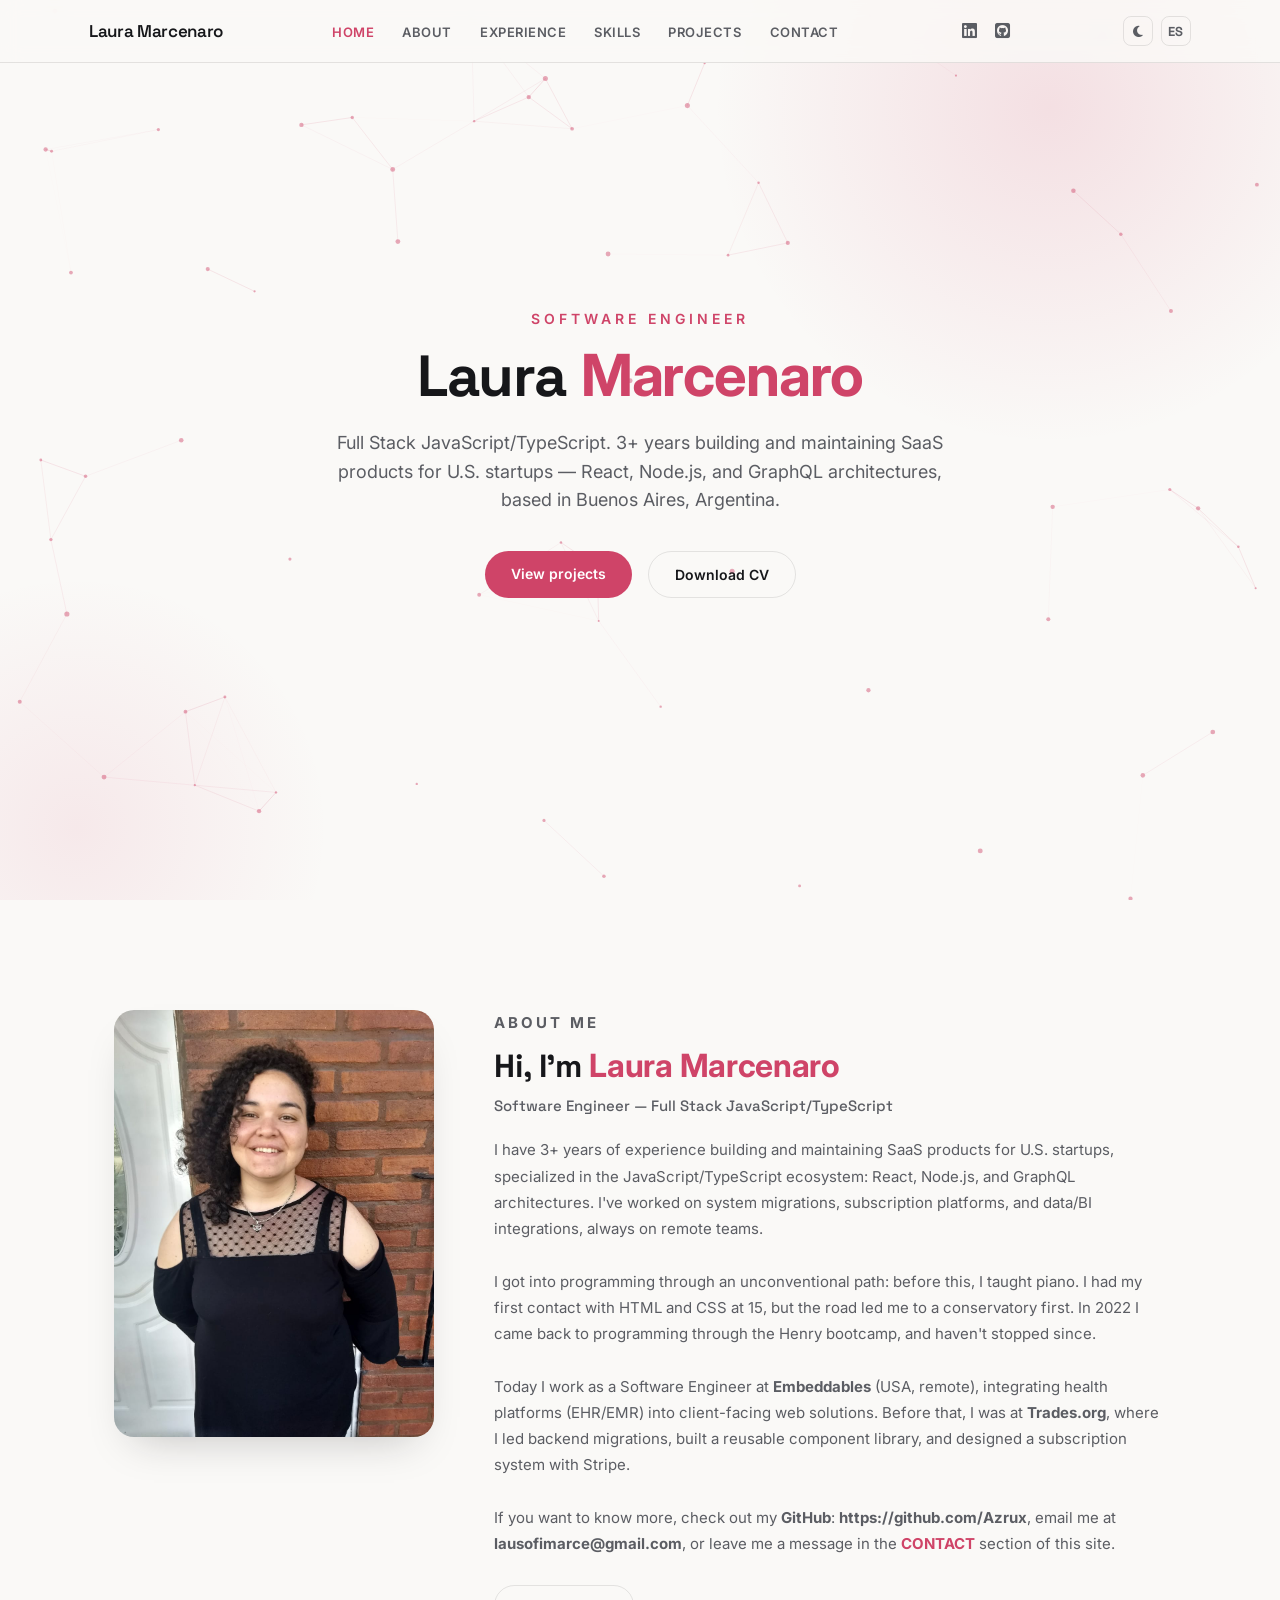
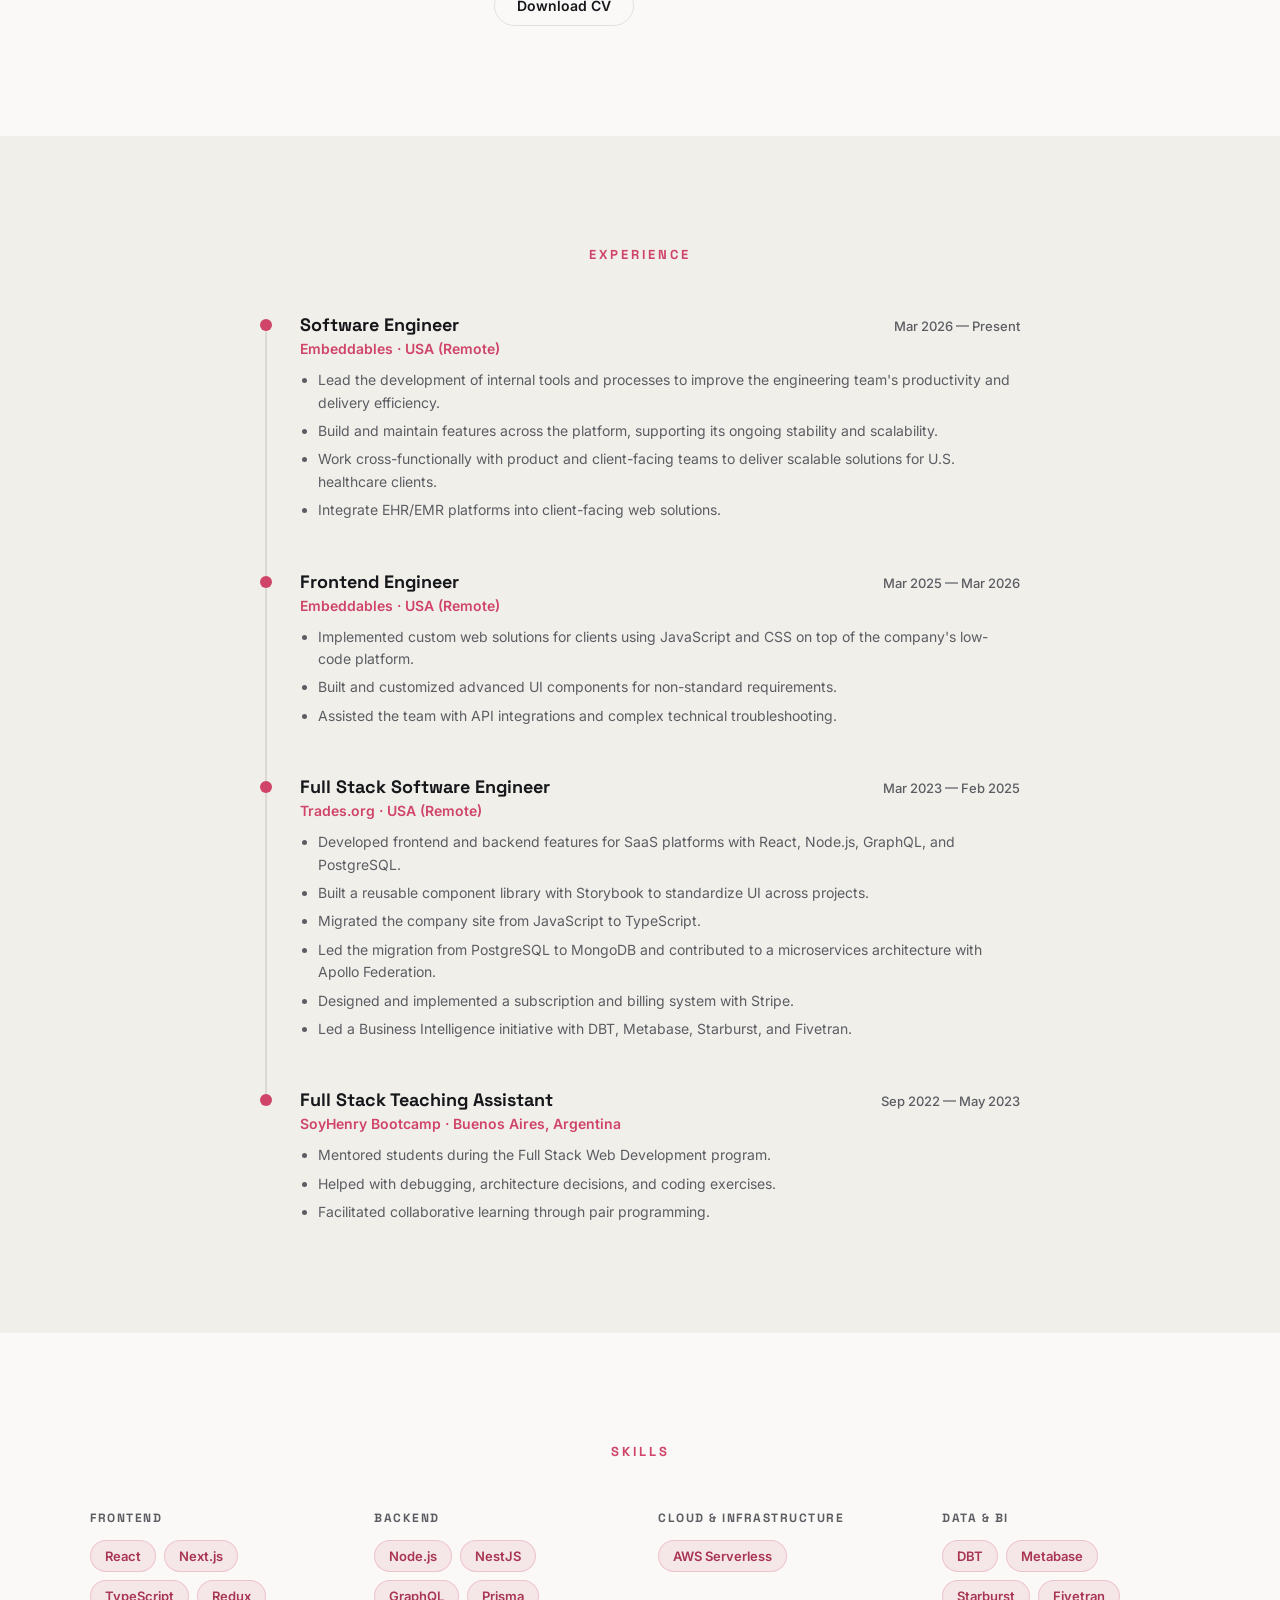
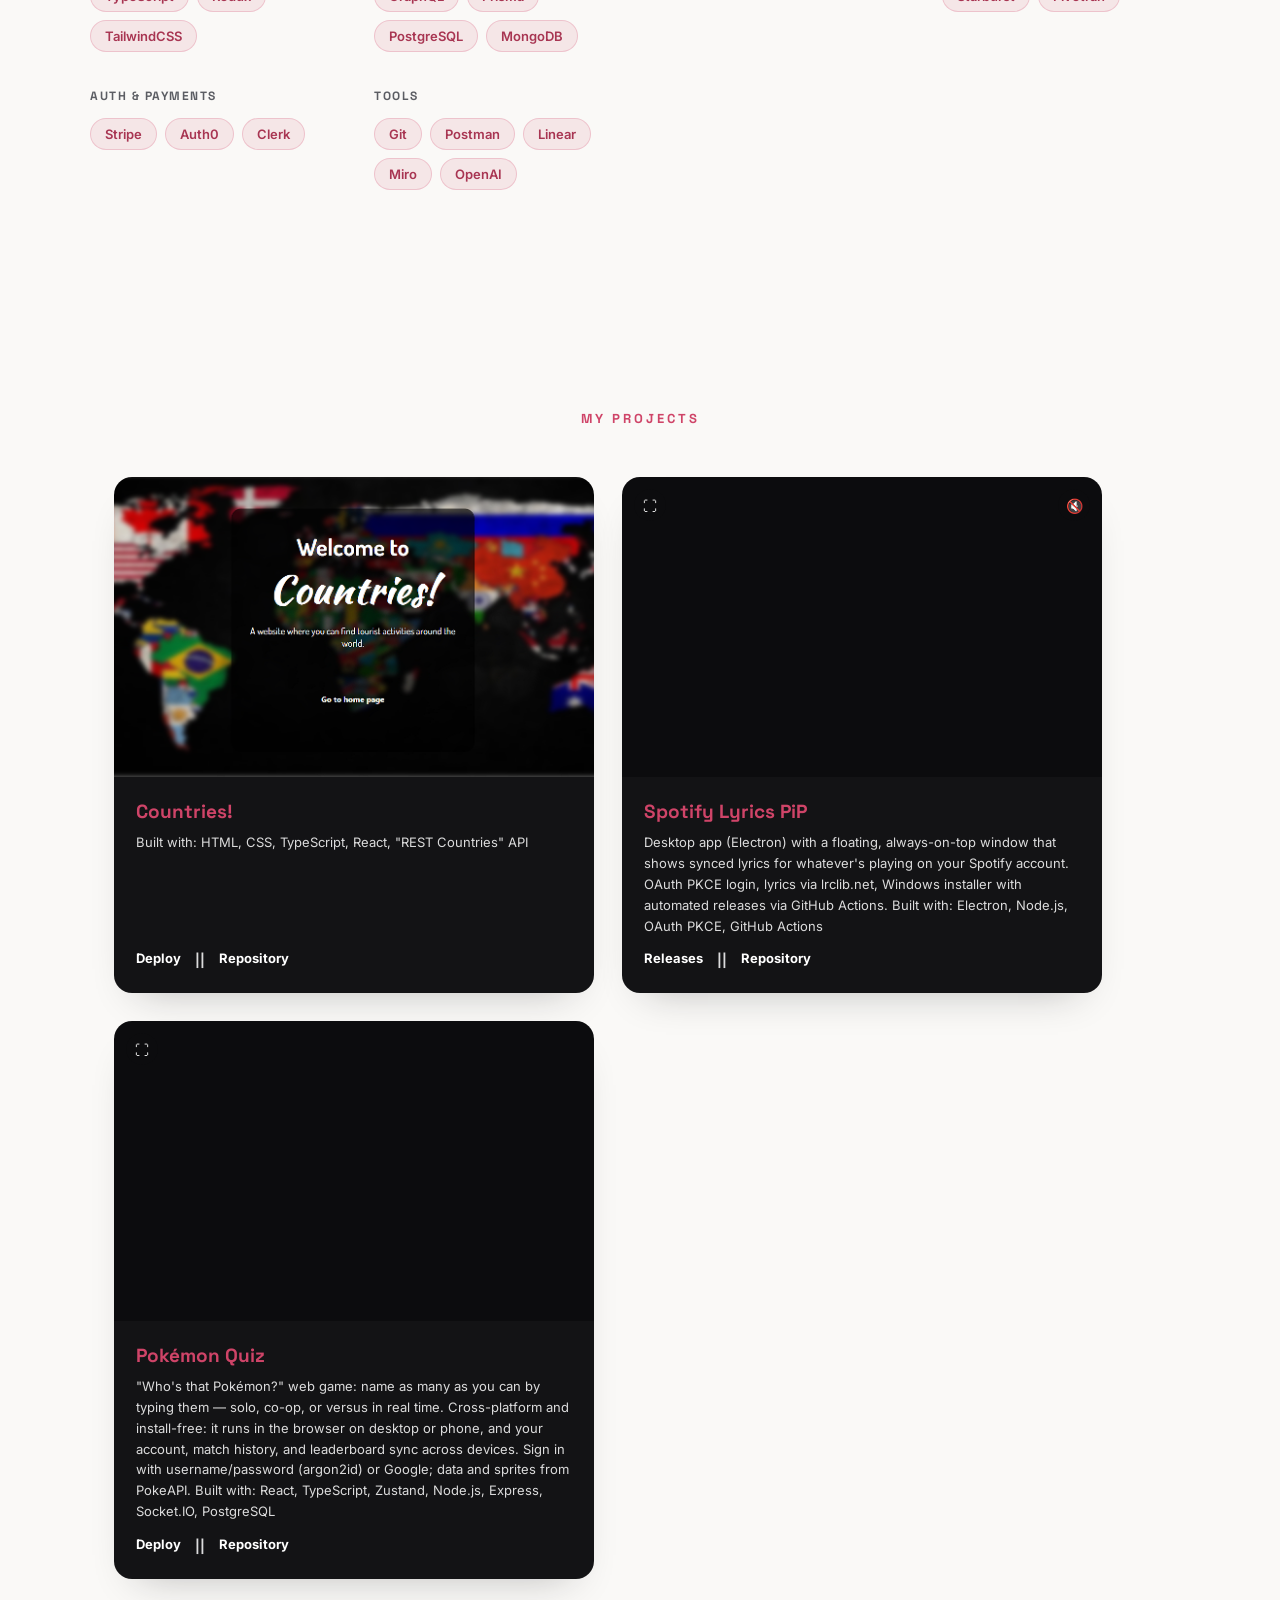
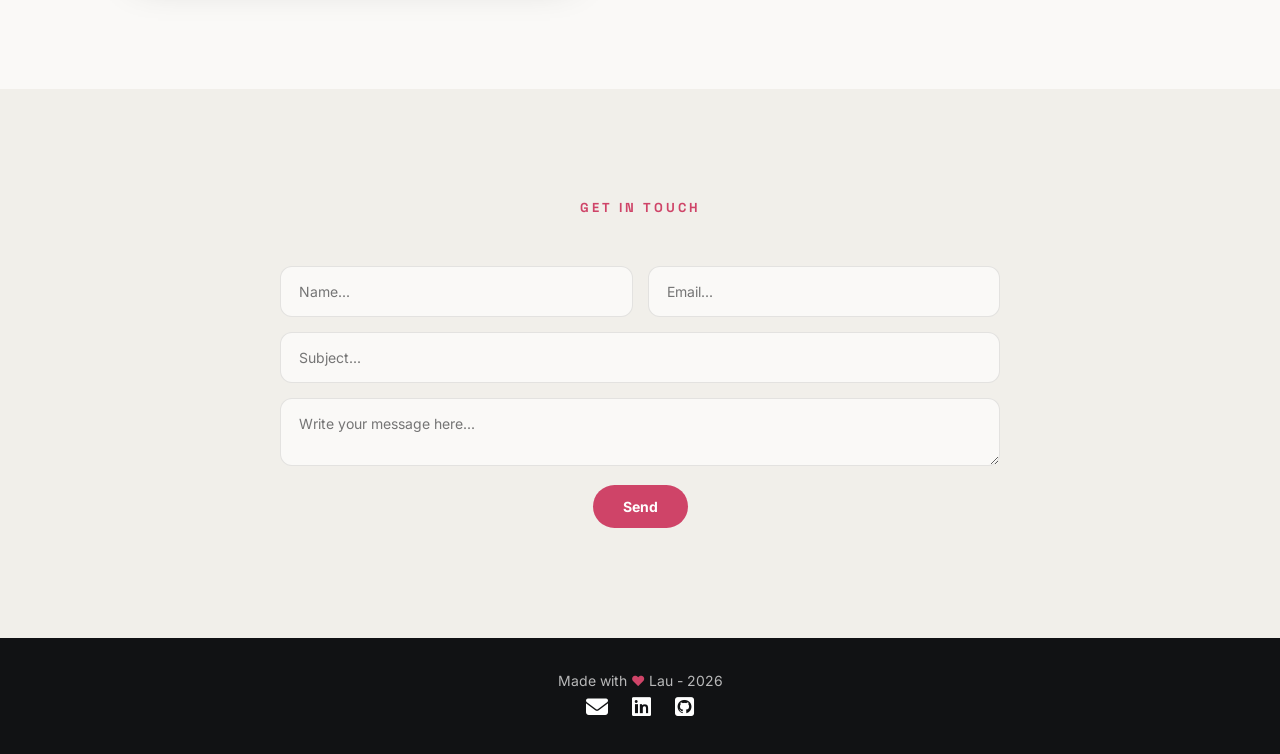
<file: index.html>
<!DOCTYPE html>
<html lang="es" data-theme="light">
<head>
    <meta charset="UTF-8">
    <meta http-equiv="X-UA-Compatible" content="IE=edge">
    <meta name="viewport" content="width=device-width, initial-scale=1.0, user-scalable=no">
    <meta name="description" content="Laura Marcenaro — Software Engineer Full Stack JavaScript/TypeScript. React, Node.js, GraphQL. Buenos Aires, Argentina.">
    <script>
      // Applied before first paint to avoid a flash of the wrong theme/language.
      (function () {
        var theme = localStorage.getItem('theme') ||
          (window.matchMedia && window.matchMedia('(prefers-color-scheme: dark)').matches ? 'dark' : 'light');
        document.documentElement.setAttribute('data-theme', theme);

        var lang = localStorage.getItem('lang') ||
          (navigator.language && navigator.language.toLowerCase().startsWith('es') ? 'es' : 'en');
        document.documentElement.setAttribute('lang', lang);
      })();
    </script>
    <link rel="preconnect" href="https://fonts.googleapis.com">
    <link rel="preconnect" href="https://fonts.gstatic.com" crossorigin>
    <link href="https://fonts.googleapis.com/css2?family=Space+Grotesk:wght@500;600;700&family=Inter:wght@400;500;600;700&display=swap" rel="stylesheet">
    <link rel="stylesheet" href="https://cdnjs.cloudflare.com/ajax/libs/font-awesome/6.2.1/css/all.min.css" integrity="sha512-MV7K8+y+gLIBoVD59lQIYicR65iaqukzvf/nwasF0nqhPay5w/9lJmVM2hMDcnK1OnMGCdVK+iQrJ7lzPJQd1w==" crossorigin="anonymous" referrerpolicy="no-referrer" />
    <link rel="stylesheet" href="./style.css">
    <title>Laura Marcenaro — Software Engineer</title>
    <link rel="icon" type="image/x-icon" href="assets/code-solid.svg">
</head>
<body>

  <!-- INITIAL SECTION -->
  <section id="home">
    <canvas id="hero-canvas"></canvas>
    <div class="content">
      <header>
        <div class='content-header'>
          <a href="#home" class="logo">Laura Marcenaro</a>
          <nav id="nav" class="">
            <ul id="links">
              <li><a href='#home' class="selected" onclick="selected(this)" data-i18n="nav.home">INICIO</a></li>
              <li><a href='#about' onclick="selected(this)" data-i18n="nav.about">SOBRE MÍ</a></li>
              <li><a href='#experience' onclick="selected(this)" data-i18n="nav.experience">EXPERIENCIA</a></li>
              <li><a href='#skills' onclick="selected(this)" data-i18n="nav.skills">HABILIDADES</a></li>
              <li><a href='#projects' onclick="selected(this)" data-i18n="nav.projects">PROYECTOS</a></li>
              <li><a href='#contact' onclick="selected(this)" data-i18n="nav.contact">CONTACTO</a></li>
            </ul>
          </nav>

          <!-- RESPONSIVE MENU ICONS -->
          <div id="nav-icon" onclick="responsiveMenu()">
            <i class="fa-solid fa-bars"></i>
          </div>

          <!-- SOCIAL MEDIA ICONS -->
            <div class="social">
              <a href='https://www.linkedin.com/in/laura-marcenaro/' target="_blank"><i class="fa-brands fa-linkedin"></i></a>
              <a href='https://github.com/Azrux' target="_blank"><i class="fa-brands fa-square-github"></i></a>
            </div>

          <!-- THEME + LANGUAGE TOGGLES -->
          <div class="header-controls">
            <button id="theme-toggle" class="icon-toggle" aria-label="Cambiar tema" title="Cambiar tema">
              <i class="fa-solid fa-moon"></i>
            </button>
            <button id="lang-toggle" class="icon-toggle lang-toggle" aria-label="Switch language" title="Switch language">EN</button>
          </div>

        </div>
      </header>
      <div class="introduction">
        <p class="welcome" data-i18n="hero.eyebrow">Software Engineer</p>
        <h1>Laura <span>Marcenaro</span></h1>
        <p class="description" data-i18n="hero.description">
          Full Stack JavaScript/TypeScript. Más de 3 años construyendo y manteniendo productos SaaS
          para startups de Estados Unidos — React, Node.js y arquitecturas GraphQL, desde Buenos Aires, Argentina.
        </p>
        <div class="hero-cta">
          <a href="#projects" class="btn-primary" data-i18n="hero.ctaProjects">Ver proyectos</a>
          <a href="assets/Laura-Marcenaro-Software-Engineer-CV-ES.pdf" target="_blank" class="btn-secondary" data-cv-link data-i18n="hero.ctaCV">Descargar CV</a>
        </div>
      </div>
    </div>
  </section>

  <!-- ABOUT ME SECTION -->
  <section id="about">
    <div class="photo-container">
      <img src="./assets/perfil linkedin.jpg" alt="Foto de perfil de Laura Marcenaro">
    </div>
    <div class="about">
      <p class="title-section" data-i18n="about.title">Sobre mí</p>
      <h2 data-i18n-html="about.greeting">Hola, soy <span>Laura Marcenaro</span></h2>
      <h3>Software Engineer — Full Stack JavaScript/TypeScript</h3>
      <p data-i18n-html="about.body">
        Tengo más de 3 años de experiencia construyendo y manteniendo productos SaaS para startups de Estados
        Unidos, especializada en el ecosistema JavaScript/TypeScript: React, Node.js y arquitecturas GraphQL.
        Trabajé en migraciones de sistemas, plataformas de suscripción e integraciones de datos/BI, siempre en
        equipos remotos.
        <br><br>
        Llegué a la programación por un camino distinto: antes de esto daba clases de piano. Tuve mi primer
        contacto con HTML y CSS a los 15 años, pero el camino me llevó primero al conservatorio. En 2022 volví a
        la programación a través del bootcamp de Henry, y no paré desde entonces.
        <br><br>
        Hoy trabajo como Software Engineer en <b>Embeddables</b> (EE.UU., remoto), integrando plataformas de
        salud (EHR/EMR) en soluciones web para clientes. Antes estuve en <b>Trades.org</b>, donde lideré
        migraciones de backend, armé una librería de componentes reutilizables y diseñé un sistema de
        suscripciones con Stripe.
        <br><br>
        Si querés saber más, revisá mi <b>GitHub</b>: <b>https://github.com/Azrux</b>, escribime a
        <b>lausofimarce@gmail.com</b>, o dejame un mensaje en la sección
        <a href="#contact" class="contactMe">CONTACTO</a> de este mismo sitio.
      </p>
      <a href="assets/Laura-Marcenaro-Software-Engineer-CV-ES.pdf" target="_blank" class="download" data-cv-link data-i18n="about.downloadCV">Descargar CV</a>
    </div>
  </section>

  <!-- EXPERIENCE SECTION -->
  <section id="experience">
    <h3 class="title-section" data-i18n="experience.title">Experiencia</h3>
    <div class="timeline">
      <div class="timeline-item">
        <div class="timeline-marker"></div>
        <div class="timeline-content">
          <div class="timeline-head">
            <h4>Software Engineer</h4>
            <span class="timeline-date" data-i18n="exp.0.dates">Mar 2026 — Presente</span>
          </div>
          <p class="timeline-company" data-i18n="exp.0.company">Embeddables · EE.UU. (Remoto)</p>
          <ul>
            <li data-i18n="exp.0.b0">Lidero el desarrollo de herramientas y procesos internos para mejorar la productividad del equipo de ingeniería.</li>
            <li data-i18n="exp.0.b1">Construyo y mantengo funcionalidades en toda la plataforma, dando soporte a su estabilidad y escalabilidad.</li>
            <li data-i18n="exp.0.b2">Trabajo junto a producto y equipos de cliente para entregar soluciones escalables a clientes de salud en EE.UU.</li>
            <li data-i18n="exp.0.b3">Integro plataformas EHR/EMR en soluciones web para clientes.</li>
          </ul>
        </div>
      </div>

      <div class="timeline-item">
        <div class="timeline-marker"></div>
        <div class="timeline-content">
          <div class="timeline-head">
            <h4>Frontend Engineer</h4>
            <span class="timeline-date">Mar 2025 — Mar 2026</span>
          </div>
          <p class="timeline-company" data-i18n="exp.1.company">Embeddables · EE.UU. (Remoto)</p>
          <ul>
            <li data-i18n="exp.1.b0">Implementé soluciones web a medida para clientes usando JavaScript y CSS sobre la plataforma low-code de la empresa.</li>
            <li data-i18n="exp.1.b1">Construí y personalicé componentes de UI avanzados para requerimientos no estándar.</li>
            <li data-i18n="exp.1.b2">Asistí al equipo en integraciones de API y resolución de problemas técnicos complejos.</li>
          </ul>
        </div>
      </div>

      <div class="timeline-item">
        <div class="timeline-marker"></div>
        <div class="timeline-content">
          <div class="timeline-head">
            <h4>Full Stack Software Engineer</h4>
            <span class="timeline-date">Mar 2023 — Feb 2025</span>
          </div>
          <p class="timeline-company" data-i18n="exp.2.company">Trades.org · EE.UU. (Remoto)</p>
          <ul>
            <li data-i18n="exp.2.b0">Desarrollé funcionalidades frontend y backend para plataformas SaaS con React, Node.js, GraphQL y PostgreSQL.</li>
            <li data-i18n="exp.2.b1">Armé una librería de componentes reutilizable con Storybook para estandarizar la UI entre proyectos.</li>
            <li data-i18n="exp.2.b2">Migré el sitio de la empresa de JavaScript a TypeScript.</li>
            <li data-i18n="exp.2.b3">Lideré la migración de PostgreSQL a MongoDB y aporté a una arquitectura de microservicios con Apollo Federation.</li>
            <li data-i18n="exp.2.b4">Diseñé e implementé un sistema de suscripciones y facturación con Stripe.</li>
            <li data-i18n="exp.2.b5">Lideré una iniciativa de Business Intelligence con DBT, Metabase, Starburst y Fivetran.</li>
          </ul>
        </div>
      </div>

      <div class="timeline-item">
        <div class="timeline-marker"></div>
        <div class="timeline-content">
          <div class="timeline-head">
            <h4>Full Stack Teaching Assistant</h4>
            <span class="timeline-date">Sep 2022 — May 2023</span>
          </div>
          <p class="timeline-company" data-i18n="exp.3.company">SoyHenry Bootcamp · Buenos Aires, Argentina</p>
          <ul>
            <li data-i18n="exp.3.b0">Mentoreé estudiantes durante el programa de Desarrollo Web Full Stack.</li>
            <li data-i18n="exp.3.b1">Ayudé con debugging, decisiones de arquitectura y ejercicios de código.</li>
            <li data-i18n="exp.3.b2">Facilité el aprendizaje colaborativo con pair programming.</li>
          </ul>
        </div>
      </div>
    </div>
  </section>

  <!-- SKILLS SECTION -->
  <section id="skills">
    <h3 class="title-section" data-i18n="skills.title">Habilidades</h3>
    <div class="skills-grid">
      <div class="skill-group">
        <h4>Frontend</h4>
        <div class="pills">
          <span class="pill">React</span>
          <span class="pill">Next.js</span>
          <span class="pill">TypeScript</span>
          <span class="pill">Redux</span>
          <span class="pill">TailwindCSS</span>
        </div>
      </div>
      <div class="skill-group">
        <h4>Backend</h4>
        <div class="pills">
          <span class="pill">Node.js</span>
          <span class="pill">NestJS</span>
          <span class="pill">GraphQL</span>
          <span class="pill">Prisma</span>
          <span class="pill">PostgreSQL</span>
          <span class="pill">MongoDB</span>
        </div>
      </div>
      <div class="skill-group">
        <h4 data-i18n="skills.cloud">Cloud &amp; Infraestructura</h4>
        <div class="pills">
          <span class="pill">AWS Serverless</span>
        </div>
      </div>
      <div class="skill-group">
        <h4>Data &amp; BI</h4>
        <div class="pills">
          <span class="pill">DBT</span>
          <span class="pill">Metabase</span>
          <span class="pill">Starburst</span>
          <span class="pill">Fivetran</span>
        </div>
      </div>
      <div class="skill-group">
        <h4>Auth &amp; Payments</h4>
        <div class="pills">
          <span class="pill">Stripe</span>
          <span class="pill">Auth0</span>
          <span class="pill">Clerk</span>
        </div>
      </div>
      <div class="skill-group">
        <h4 data-i18n="skills.tools">Herramientas</h4>
        <div class="pills">
          <span class="pill">Git</span>
          <span class="pill">Postman</span>
          <span class="pill">Linear</span>
          <span class="pill">Miro</span>
          <span class="pill">OpenAI</span>
        </div>
      </div>
    </div>
  </section>

  <!-- PROJECTS SECTION -->
  <section id="projects">
    <h3 class="title-section" data-i18n="projects.title">Mis proyectos</h3>
    <div class="row">
      <div class="project">
        <img src="./assets/LandingPI.png" alt="Proyecto: Countries!">
        <div class="info">
          <h4>Countries!</h4>
          <p data-i18n="projects.countries.desc">Hecha con: HTML, CSS, TypeScript, React, API "REST Countries"</p>
          <div class="links">
            <a href="https://countries-no-db.onrender.com/" target="_blank">Deploy</a>
            <p>||</p>
            <a href="https://github.com/Azrux/countries-no-db" target="_blank" data-i18n="projects.repo">Repositorio</a>
          </div>
        </div>
      </div>
      <div class="project project--contain project--video">
        <video class="demo-video" src="./assets/spotify-lyrics-demo.mp4" autoplay muted loop playsinline></video>
        <button class="unmute-btn" aria-label="Activar sonido" title="Activar sonido">🔇</button>
        <button class="fs-btn" aria-label="Pantalla completa" title="Pantalla completa">⛶</button>
        <div class="info">
          <h4>Spotify Lyrics PiP</h4>
          <p data-i18n="projects.spotify.desc">App de escritorio (Electron) con una ventana flotante, siempre visible, que muestra las letras
            sincronizadas de lo que suena en tu cuenta de Spotify. Login con OAuth PKCE, letras vía lrclib.net,
            instalador para Windows con release automatizado por GitHub Actions. Hecha con: Electron, Node.js,
            OAuth PKCE, GitHub Actions</p>
          <div class="links">
            <a href="https://github.com/Azrux/spotify-lyrics-pip/releases" target="_blank">Releases</a>
            <p>||</p>
            <a href="https://github.com/Azrux/spotify-lyrics-pip" target="_blank" data-i18n="projects.repo">Repositorio</a>
          </div>
        </div>
      </div>
      <div class="project project--contain project--video">
        <video class="demo-video" src="./assets/poke_quiz.mp4" autoplay muted loop playsinline></video>
        <button class="fs-btn" aria-label="Pantalla completa" title="Pantalla completa">⛶</button>
        <div class="info">
          <h4>Pokémon Quiz</h4>
          <p data-i18n="projects.pokequiz.desc">Juego web "¿Quién es ese Pokémon?": adiviná la mayor cantidad posible escribiendo sus nombres,
            solo, en co-op o versus en tiempo real. Multiplataforma y sin instalar: corre en el navegador de la PC
            o del celu, y tu cuenta, historial de partidas y leaderboard se sincronizan entre dispositivos.
            Login con usuario/contraseña (argon2id) o Google; datos y sprites de PokeAPI. Hecho con: React,
            TypeScript, Zustand, Node.js, Express, Socket.IO, PostgreSQL</p>
          <div class="links">
            <a href="https://pokemon-quiz.lausofimarce.workers.dev/" target="_blank">Deploy</a>
            <p>||</p>
            <a href="https://github.com/Azrux/pokemon-quiz" target="_blank" data-i18n="projects.repo">Repositorio</a>
          </div>
        </div>
      </div>
    </div>
  </section>

  <!-- CONTACT SECTION -->
  <section id="contact">
    <h3 class="title-section" data-i18n="contact.title">Contactame</h3>
    <div class="form-container">
      <form action="https://formsubmit.co/b3adf27f4e6e2ea0b212981129154ad4" method="POST">
        <div class="half row">
          <input type="text" placeholder="Nombre..." class="half-input" name="name" data-i18n-placeholder="contact.name" required>
          <input type="email" placeholder="Email..." class="half-input" name="email" data-i18n-placeholder="contact.email" required>
        </div>
        <div class="row">
          <input type="text" placeholder="Asunto..." class="full-input" name="asunto" data-i18n-placeholder="contact.subject" required>
        </div>
        <div class="row">
          <textarea name="msg" id="" cols="" rows="" placeholder="Escribe el mensaje aquí..." class="full-input" data-i18n-placeholder="contact.message" required></textarea>
        </div>

        <input type="submit" value='Enviar' class="send-btn" data-i18n-value="contact.send">

        <!-- MESSAGE OPTIONS -->
        <input type="hidden" name="_next" value="https://portfolio-kype.onrender.com/">
        <input type="hidden" name="_autoresponse" value="Gracias por dejar tu mensaje. Lo voy a estar leyendo a la brevedad ☺" data-i18n-value="contact.autoresponse">
        <input type="hidden" name="_template" value="box">
      </form>
    </div>
  </section>

  <!-- FOOTER SECTION -->
  <footer>
    <p data-i18n-html="footer.text">Con <span>♥</span> Lau - 2026</p>
    <div class="social">
      <a href='mailto:lausofimarce@gmail.com'><i class="fa-solid fa-envelope"></i></a>
      <a href='https://www.linkedin.com/in/laura-marcenaro/' target="_blank"><i class="fa-brands fa-linkedin"></i></a>
      <a href='https://github.com/Azrux' target="_blank"><i class="fa-brands fa-square-github"></i></a>
    </div>
  </footer>

  <script src="./index.js"></script>
</body>
</html>
</file>
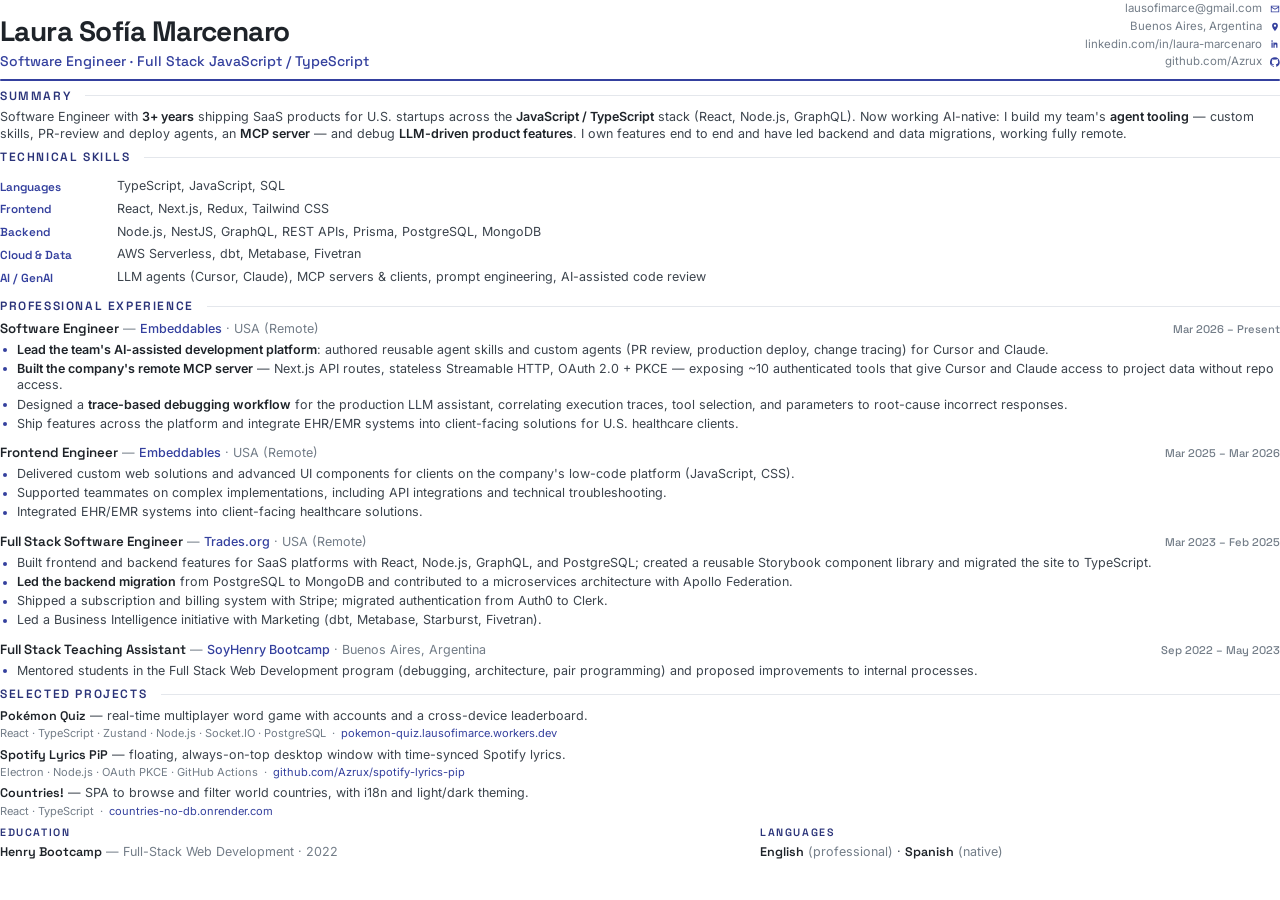
<file: assets/cv-src/cv-en.html>
<!DOCTYPE html>
<html lang="en">
<head>
<meta charset="utf-8">
<title>Laura Sofía Marcenaro — CV</title>
<style>
  @import url('https://fonts.googleapis.com/css2?family=Space+Grotesk:wght@400;500;600;700&family=Inter:wght@400;500;600&display=swap');

  :root {
    --ink:        #1e2329;
    --soft:       #3c444d;
    --muted:      #737d88;
    --accent:     #34409e;   /* indigo */
    --accent-ink: #2a3379;
    --tint:       #eef0fb;
    --rule:       #e4e7ec;
    --page:       #ffffff;
  }

  @page { size: A4; margin: 10mm 13mm; }
  * { box-sizing: border-box; }
  html, body { margin: 0; padding: 0; }
  body {
    font-family: 'Inter', Arial, sans-serif;
    font-size: 9.4pt;
    line-height: 1.34;
    color: var(--soft);
    background: var(--page);
    -webkit-print-color-adjust: exact;
    print-color-adjust: exact;
  }
  a { color: inherit; text-decoration: none; }

  /* ------------------------------------------------ masthead */
  .masthead {
    display: flex;
    justify-content: space-between;
    align-items: flex-end;
    gap: 28pt;
  }
  .name {
    font-family: 'Space Grotesk', sans-serif;
    font-weight: 700;
    font-size: 21pt;
    letter-spacing: -0.4pt;
    color: var(--ink);
    margin: 0;
    line-height: 1.1;
    white-space: nowrap;
  }
  .role {
    font-family: 'Space Grotesk', sans-serif;
    font-weight: 500;
    font-size: 10.5pt;
    color: var(--accent);
    margin-top: 4pt;
  }
  .contact {
    text-align: right;
    font-size: 8.6pt;
    color: var(--muted);
    line-height: 1.55;
    white-space: nowrap;
  }
  .contact div { display: flex; align-items: center; justify-content: flex-end; gap: 6pt; }
  .contact svg { width: 10px; height: 10px; fill: var(--accent); flex: none; }
  .contact a { display: inline-flex; align-items: center; gap: 6pt; color: inherit; text-decoration: none; }

  .divider {
    height: 1.5pt;
    background: var(--accent);
    border: 0;
    border-radius: 2pt;
    margin: 6pt 0 0;
  }

  /* ------------------------------------------------ sections */
  section { margin-top: 5pt; }
  .sec-head {
    display: flex;
    align-items: center;
    gap: 10pt;
    margin-bottom: 4pt;
  }
  .sec-head h2 {
    font-family: 'Space Grotesk', sans-serif;
    font-size: 9pt;
    font-weight: 600;
    text-transform: uppercase;
    letter-spacing: 1.2pt;
    color: var(--accent-ink);
    margin: 0;
    flex: none;
  }
  .sec-head::after {
    content: "";
    flex: 1;
    height: 1px;
    background: var(--rule);
  }

  .summary { margin: 0; }
  .summary b { color: var(--ink); font-weight: 600; }

  /* ------------------------------------------------ skills */
  .skills {
    display: grid;
    grid-template-columns: 74pt 1fr;
    gap: 4.5pt 14pt;
  }
  .skills dt {
    font-family: 'Space Grotesk', sans-serif;
    font-weight: 600;
    font-size: 8.8pt;
    color: var(--accent);
    padding-top: 0.5pt;
  }
  .skills dd { margin: 0; color: var(--soft); }

  /* ------------------------------------------------ experience */
  .job { margin-bottom: 9pt; page-break-inside: avoid; }
  .job:last-child { margin-bottom: 0; }
  .job-head {
    display: flex;
    justify-content: space-between;
    align-items: baseline;
    gap: 14pt;
    margin-bottom: 1pt;
  }
  .job-title {
    font-family: 'Space Grotesk', sans-serif;
    font-weight: 600;
    font-size: 10pt;
    color: var(--ink);
  }
  .job-org { color: var(--muted); font-weight: 400; }
  .job-org b { color: var(--accent); font-weight: 500; }
  .job-dates {
    font-family: 'Space Grotesk', sans-serif;
    font-size: 8.4pt;
    font-weight: 500;
    color: var(--muted);
    white-space: nowrap;
  }
  ul { margin: 3pt 0 0; padding-left: 0; list-style: none; }
  li {
    position: relative;
    padding-left: 13pt;
    margin-bottom: 1.7pt;
    color: var(--soft);
  }
  li:last-child { margin-bottom: 0; }
  li::before {
    content: "";
    position: absolute;
    left: 2pt;
    top: 5pt;
    width: 3pt;
    height: 3pt;
    background: var(--accent);
    border-radius: 50%;
  }
  li b { color: var(--ink); font-weight: 600; }

  /* ------------------------------------------------ projects */
  .projects { display: flex; flex-direction: column; gap: 4pt; }
  .project { page-break-inside: avoid; }
  .project-name {
    font-family: 'Space Grotesk', sans-serif;
    font-weight: 600;
    color: var(--ink);
  }
  .project-desc { color: var(--soft); }
  .project-meta {
    font-size: 8.3pt;
    color: var(--muted);
    margin-top: 1.5pt;
  }
  .project-meta a { color: var(--accent); }

  /* ------------------------------------------------ footer grid */
  .footer-grid {
    display: grid;
    grid-template-columns: 1.4fr 1fr;
    gap: 24pt;
  }
  .fg-line { color: var(--soft); }
  .fg-label {
    font-family: 'Space Grotesk', sans-serif;
    font-size: 8pt;
    font-weight: 600;
    text-transform: uppercase;
    letter-spacing: 1.2pt;
    color: var(--accent-ink);
    display: block;
    margin-bottom: 3pt;
  }
  .fg-line b { font-family: 'Space Grotesk', sans-serif; color: var(--ink); font-weight: 600; }
  .fg-line .dim { color: var(--muted); }
</style>
</head>
<body>

  <header class="masthead">
    <div>
      <h1 class="name">Laura Sofía Marcenaro</h1>
      <div class="role">Software Engineer · Full Stack JavaScript / TypeScript</div>
    </div>
    <div class="contact">
      <div>
        <a href="mailto:lausofimarce@gmail.com" target="_blank" rel="noopener"><span>lausofimarce@gmail.com</span><svg viewBox="0 0 24 24"><path d="M2 4h20v16H2V4zm2 2v.4l8 5 8-5V6H4zm16 2.9-8 5-8-5V18h16V8.9z"/></svg></a></div>
      <div>
        <span>Buenos Aires, Argentina</span>
        <svg viewBox="0 0 24 24"><path d="M12 2C8 2 5 5 5 9c0 5 7 13 7 13s7-8 7-13c0-4-3-7-7-7zm0 9.5A2.5 2.5 0 1 1 12 6a2.5 2.5 0 0 1 0 5.5z"/></svg>
      </div>
      <div>
        <a href="https://www.linkedin.com/in/laura-marcenaro/" target="_blank" rel="noopener"><span>linkedin.com/in/laura-marcenaro</span><svg viewBox="0 0 24 24"><path d="M6.94 5a2 2 0 1 1-4 0 2 2 0 0 1 4 0zM3.5 8.5h3V21h-3V8.5zm5 0h2.88v1.71h.04c.4-.76 1.38-1.56 2.84-1.56 3.04 0 3.6 2 3.6 4.59V21h-3v-5.16c0-1.23-.02-2.81-1.71-2.81-1.71 0-1.97 1.34-1.97 2.72V21h-3V8.5z"/></svg></a></div>
      <div>
        <a href="https://github.com/Azrux" target="_blank" rel="noopener"><span>github.com/Azrux</span><svg viewBox="0 0 24 24"><path d="M12 .5a12 12 0 0 0-3.8 23.4c.6.1.8-.3.8-.6v-2c-3.3.7-4-1.6-4-1.6-.6-1.4-1.4-1.8-1.4-1.8-1-.7 0-.7 0-.7 1.2 0 1.9 1.2 1.9 1.2 1 1.8 2.8 1.3 3.5 1 .1-.8.4-1.3.8-1.6-2.7-.3-5.5-1.3-5.5-6 0-1.3.5-2.4 1.2-3.2 0-.4-.5-1.6.2-3.2 0 0 1-.3 3.3 1.2a11.5 11.5 0 0 1 6 0C17.3 4.7 18.3 5 18.3 5c.7 1.6.2 2.8.1 3.2.8.8 1.2 1.9 1.2 3.2 0 4.7-2.8 5.7-5.5 6 .4.4.8 1.1.8 2.3v3.3c0 .3.2.7.8.6A12 12 0 0 0 12 .5z"/></svg></a></div>
    </div>
  </header>
  <hr class="divider">

  <section>
    <div class="sec-head"><h2>Summary</h2></div>
    <p class="summary">
      Software Engineer with <b>3+ years</b> shipping SaaS products for U.S. startups across the
      <b>JavaScript / TypeScript</b> stack (React, Node.js, GraphQL). Now working AI-native: I build my team's
      <b>agent tooling</b> — custom skills, PR-review and deploy agents, an <b>MCP server</b> — and debug
      <b>LLM-driven product features</b>. I own features end to end and have led backend and data migrations, working fully remote.
    </p>
  </section>

  <section>
    <div class="sec-head"><h2>Technical Skills</h2></div>
    <dl class="skills">
      <dt>Languages</dt><dd>TypeScript, JavaScript, SQL</dd>
      <dt>Frontend</dt><dd>React, Next.js, Redux, Tailwind CSS</dd>
      <dt>Backend</dt><dd>Node.js, NestJS, GraphQL, REST APIs, Prisma, PostgreSQL, MongoDB</dd>
      <dt>Cloud &amp; Data</dt><dd>AWS Serverless, dbt, Metabase, Fivetran</dd>
      <dt>AI / GenAI</dt><dd>LLM agents (Cursor, Claude), MCP servers &amp; clients, prompt engineering, AI-assisted code review</dd>
    </dl>
  </section>

  <section>
    <div class="sec-head"><h2>Professional Experience</h2></div>

    <div class="job">
      <div class="job-head">
        <div><span class="job-title">Software Engineer</span> <span class="job-org">— <b>Embeddables</b> · USA (Remote)</span></div>
        <div class="job-dates">Mar 2026 – Present</div>
      </div>
      <ul>
        <li><b>Lead the team's AI-assisted development platform</b>: authored reusable agent skills and custom agents (PR review, production deploy, change tracing) for Cursor and Claude.</li>
        <li><b>Built the company's remote MCP server</b> — Next.js API routes, stateless Streamable HTTP, OAuth 2.0 + PKCE — exposing ~10 authenticated tools that give Cursor and Claude access to project data without repo access.</li>
        <li>Designed a <b>trace-based debugging workflow</b> for the production LLM assistant, correlating execution traces, tool selection, and parameters to root-cause incorrect responses.</li>
        <li>Ship features across the platform and integrate EHR/EMR systems into client-facing solutions for U.S. healthcare clients.</li>
      </ul>
    </div>

    <div class="job">
      <div class="job-head">
        <div><span class="job-title">Frontend Engineer</span> <span class="job-org">— <b>Embeddables</b> · USA (Remote)</span></div>
        <div class="job-dates">Mar 2025 – Mar 2026</div>
      </div>
      <ul>
        <li>Delivered custom web solutions and advanced UI components for clients on the company's low-code platform (JavaScript, CSS).</li>
        <li>Supported teammates on complex implementations, including API integrations and technical troubleshooting.</li>
        <li>Integrated EHR/EMR systems into client-facing healthcare solutions.</li>
      </ul>
    </div>

    <div class="job">
      <div class="job-head">
        <div><span class="job-title">Full Stack Software Engineer</span> <span class="job-org">— <b>Trades.org</b> · USA (Remote)</span></div>
        <div class="job-dates">Mar 2023 – Feb 2025</div>
      </div>
      <ul>
        <li>Built frontend and backend features for SaaS platforms with React, Node.js, GraphQL, and PostgreSQL; created a reusable Storybook component library and migrated the site to TypeScript.</li>
        <li><b>Led the backend migration</b> from PostgreSQL to MongoDB and contributed to a microservices architecture with Apollo Federation.</li>
        <li>Shipped a subscription and billing system with Stripe; migrated authentication from Auth0 to Clerk.</li>
        <li>Led a Business Intelligence initiative with Marketing (dbt, Metabase, Starburst, Fivetran).</li>
      </ul>
    </div>

    <div class="job">
      <div class="job-head">
        <div><span class="job-title">Full Stack Teaching Assistant</span> <span class="job-org">— <b>SoyHenry Bootcamp</b> · Buenos Aires, Argentina</span></div>
        <div class="job-dates">Sep 2022 – May 2023</div>
      </div>
      <ul>
        <li>Mentored students in the Full Stack Web Development program (debugging, architecture, pair programming) and proposed improvements to internal processes.</li>
      </ul>
    </div>
  </section>

  <section>
    <div class="sec-head"><h2>Selected Projects</h2></div>
    <div class="projects">
      <div class="project">
        <span class="project-name">Pokémon Quiz</span> <span class="project-desc">— real-time multiplayer word game with accounts and a cross-device leaderboard.</span>
        <div class="project-meta">React · TypeScript · Zustand · Node.js · Socket.IO · PostgreSQL &nbsp;·&nbsp; <a href="https://pokemon-quiz.lausofimarce.workers.dev" target="_blank" rel="noopener">pokemon-quiz.lausofimarce.workers.dev</a></div>
      </div>
      <div class="project">
        <span class="project-name">Spotify Lyrics PiP</span> <span class="project-desc">— floating, always-on-top desktop window with time-synced Spotify lyrics.</span>
        <div class="project-meta">Electron · Node.js · OAuth PKCE · GitHub Actions &nbsp;·&nbsp; <a href="https://github.com/Azrux/spotify-lyrics-pip" target="_blank" rel="noopener">github.com/Azrux/spotify-lyrics-pip</a></div>
      </div>
      <div class="project">
        <span class="project-name">Countries!</span> <span class="project-desc">— SPA to browse and filter world countries, with i18n and light/dark theming.</span>
        <div class="project-meta">React · TypeScript &nbsp;·&nbsp; <a href="https://countries-no-db.onrender.com" target="_blank" rel="noopener">countries-no-db.onrender.com</a></div>
      </div>
    </div>
  </section>

  <section>
    <div class="footer-grid">
      <div>
        <span class="fg-label">Education</span>
        <div class="fg-line"><b>Henry Bootcamp</b> <span class="dim">— Full-Stack Web Development · 2022</span></div>
      </div>
      <div>
        <span class="fg-label">Languages</span>
        <div class="fg-line"><b>English</b> <span class="dim">(professional)</span> · <b>Spanish</b> <span class="dim">(native)</span></div>
      </div>
    </div>
  </section>

</body>
</html>
</file>
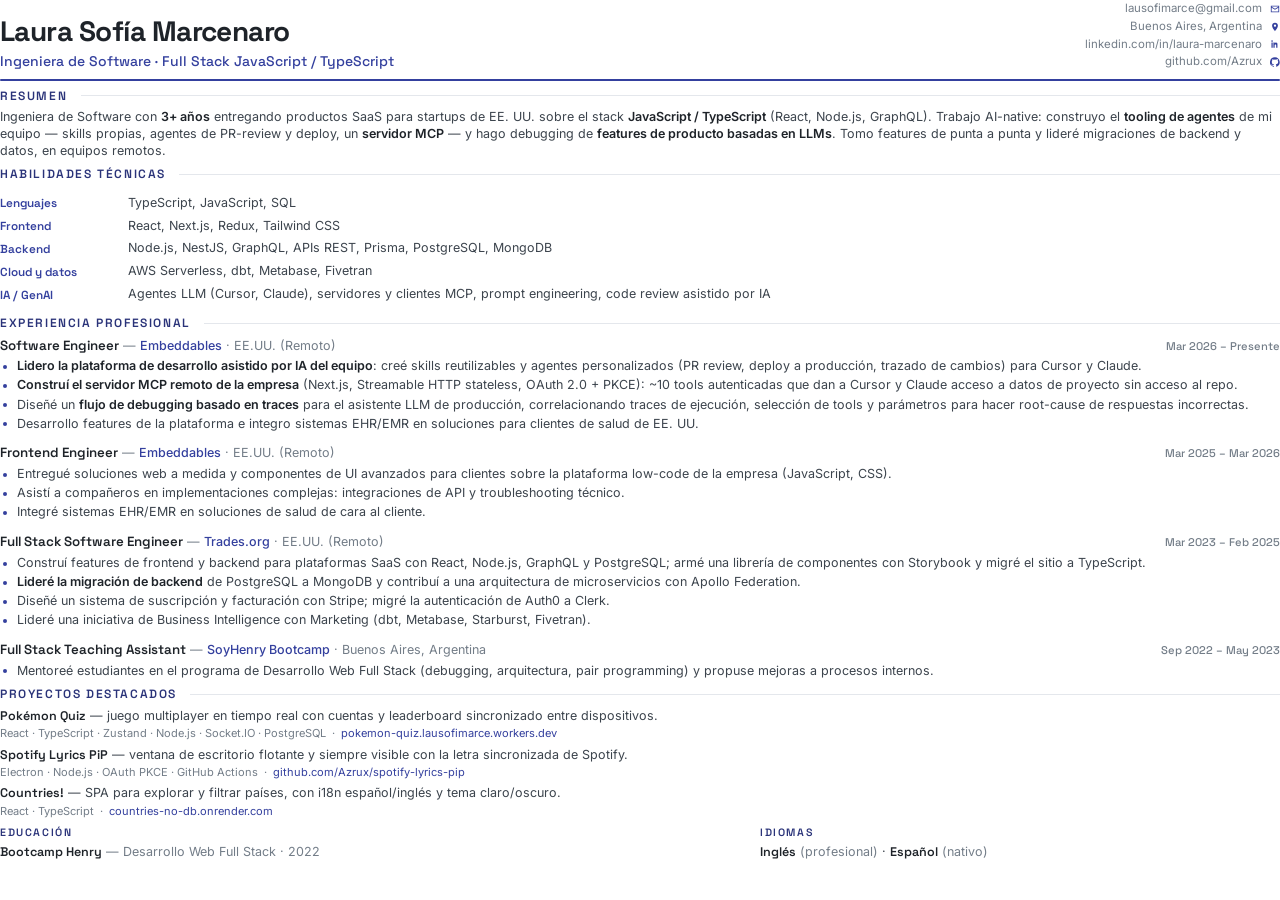
<file: assets/cv-src/cv-es.html>
<!DOCTYPE html>
<html lang="es">
<head>
<meta charset="utf-8">
<title>Laura Sofía Marcenaro — CV</title>
<style>
  @import url('https://fonts.googleapis.com/css2?family=Space+Grotesk:wght@400;500;600;700&family=Inter:wght@400;500;600&display=swap');

  :root {
    --ink:        #1e2329;
    --soft:       #3c444d;
    --muted:      #737d88;
    --accent:     #34409e;   /* indigo */
    --accent-ink: #2a3379;
    --tint:       #eef0fb;
    --rule:       #e4e7ec;
    --page:       #ffffff;
  }

  @page { size: A4; margin: 10mm 13mm; }
  * { box-sizing: border-box; }
  html, body { margin: 0; padding: 0; }
  body {
    font-family: 'Inter', Arial, sans-serif;
    font-size: 9.4pt;
    line-height: 1.34;
    color: var(--soft);
    background: var(--page);
    -webkit-print-color-adjust: exact;
    print-color-adjust: exact;
  }
  a { color: inherit; text-decoration: none; }

  /* ------------------------------------------------ masthead */
  .masthead {
    display: flex;
    justify-content: space-between;
    align-items: flex-end;
    gap: 28pt;
  }
  .name {
    font-family: 'Space Grotesk', sans-serif;
    font-weight: 700;
    font-size: 21pt;
    letter-spacing: -0.4pt;
    color: var(--ink);
    margin: 0;
    line-height: 1.1;
    white-space: nowrap;
  }
  .role {
    font-family: 'Space Grotesk', sans-serif;
    font-weight: 500;
    font-size: 10.5pt;
    color: var(--accent);
    margin-top: 4pt;
  }
  .contact {
    text-align: right;
    font-size: 8.6pt;
    color: var(--muted);
    line-height: 1.55;
    white-space: nowrap;
  }
  .contact div { display: flex; align-items: center; justify-content: flex-end; gap: 6pt; }
  .contact svg { width: 10px; height: 10px; fill: var(--accent); flex: none; }
  .contact a { display: inline-flex; align-items: center; gap: 6pt; color: inherit; text-decoration: none; }

  .divider {
    height: 1.5pt;
    background: var(--accent);
    border: 0;
    border-radius: 2pt;
    margin: 6pt 0 0;
  }

  /* ------------------------------------------------ sections */
  section { margin-top: 5pt; }
  .sec-head {
    display: flex;
    align-items: center;
    gap: 10pt;
    margin-bottom: 4pt;
  }
  .sec-head h2 {
    font-family: 'Space Grotesk', sans-serif;
    font-size: 9pt;
    font-weight: 600;
    text-transform: uppercase;
    letter-spacing: 1.2pt;
    color: var(--accent-ink);
    margin: 0;
    flex: none;
  }
  .sec-head::after {
    content: "";
    flex: 1;
    height: 1px;
    background: var(--rule);
  }

  .summary { margin: 0; }
  .summary b { color: var(--ink); font-weight: 600; }

  /* ------------------------------------------------ skills */
  .skills {
    display: grid;
    grid-template-columns: 82pt 1fr;
    gap: 4.5pt 14pt;
  }
  .skills dt {
    font-family: 'Space Grotesk', sans-serif;
    font-weight: 600;
    font-size: 8.8pt;
    color: var(--accent);
    padding-top: 0.5pt;
  }
  .skills dd { margin: 0; color: var(--soft); }

  /* ------------------------------------------------ experience */
  .job { margin-bottom: 9pt; page-break-inside: avoid; }
  .job:last-child { margin-bottom: 0; }
  .job-head {
    display: flex;
    justify-content: space-between;
    align-items: baseline;
    gap: 14pt;
    margin-bottom: 1pt;
  }
  .job-title {
    font-family: 'Space Grotesk', sans-serif;
    font-weight: 600;
    font-size: 10pt;
    color: var(--ink);
  }
  .job-org { color: var(--muted); font-weight: 400; }
  .job-org b { color: var(--accent); font-weight: 500; }
  .job-dates {
    font-family: 'Space Grotesk', sans-serif;
    font-size: 8.4pt;
    font-weight: 500;
    color: var(--muted);
    white-space: nowrap;
  }
  ul { margin: 3pt 0 0; padding-left: 0; list-style: none; }
  li {
    position: relative;
    padding-left: 13pt;
    margin-bottom: 1.7pt;
    color: var(--soft);
  }
  li:last-child { margin-bottom: 0; }
  li::before {
    content: "";
    position: absolute;
    left: 2pt;
    top: 5pt;
    width: 3pt;
    height: 3pt;
    background: var(--accent);
    border-radius: 50%;
  }
  li b { color: var(--ink); font-weight: 600; }

  /* ------------------------------------------------ projects */
  .projects { display: flex; flex-direction: column; gap: 4pt; }
  .project { page-break-inside: avoid; }
  .project-name {
    font-family: 'Space Grotesk', sans-serif;
    font-weight: 600;
    color: var(--ink);
  }
  .project-desc { color: var(--soft); }
  .project-meta {
    font-size: 8.3pt;
    color: var(--muted);
    margin-top: 1.5pt;
  }
  .project-meta a { color: var(--accent); }

  /* ------------------------------------------------ footer grid */
  .footer-grid {
    display: grid;
    grid-template-columns: 1.4fr 1fr;
    gap: 24pt;
  }
  .fg-line { color: var(--soft); }
  .fg-label {
    font-family: 'Space Grotesk', sans-serif;
    font-size: 8pt;
    font-weight: 600;
    text-transform: uppercase;
    letter-spacing: 1.2pt;
    color: var(--accent-ink);
    display: block;
    margin-bottom: 3pt;
  }
  .fg-line b { font-family: 'Space Grotesk', sans-serif; color: var(--ink); font-weight: 600; }
  .fg-line .dim { color: var(--muted); }
</style>
</head>
<body>

  <header class="masthead">
    <div>
      <h1 class="name">Laura Sofía Marcenaro</h1>
      <div class="role">Ingeniera de Software · Full Stack JavaScript / TypeScript</div>
    </div>
    <div class="contact">
      <div>
        <a href="mailto:lausofimarce@gmail.com" target="_blank" rel="noopener"><span>lausofimarce@gmail.com</span><svg viewBox="0 0 24 24"><path d="M2 4h20v16H2V4zm2 2v.4l8 5 8-5V6H4zm16 2.9-8 5-8-5V18h16V8.9z"/></svg></a></div>
      <div>
        <span>Buenos Aires, Argentina</span>
        <svg viewBox="0 0 24 24"><path d="M12 2C8 2 5 5 5 9c0 5 7 13 7 13s7-8 7-13c0-4-3-7-7-7zm0 9.5A2.5 2.5 0 1 1 12 6a2.5 2.5 0 0 1 0 5.5z"/></svg>
      </div>
      <div>
        <a href="https://www.linkedin.com/in/laura-marcenaro/" target="_blank" rel="noopener"><span>linkedin.com/in/laura-marcenaro</span><svg viewBox="0 0 24 24"><path d="M6.94 5a2 2 0 1 1-4 0 2 2 0 0 1 4 0zM3.5 8.5h3V21h-3V8.5zm5 0h2.88v1.71h.04c.4-.76 1.38-1.56 2.84-1.56 3.04 0 3.6 2 3.6 4.59V21h-3v-5.16c0-1.23-.02-2.81-1.71-2.81-1.71 0-1.97 1.34-1.97 2.72V21h-3V8.5z"/></svg></a></div>
      <div>
        <a href="https://github.com/Azrux" target="_blank" rel="noopener"><span>github.com/Azrux</span><svg viewBox="0 0 24 24"><path d="M12 .5a12 12 0 0 0-3.8 23.4c.6.1.8-.3.8-.6v-2c-3.3.7-4-1.6-4-1.6-.6-1.4-1.4-1.8-1.4-1.8-1-.7 0-.7 0-.7 1.2 0 1.9 1.2 1.9 1.2 1 1.8 2.8 1.3 3.5 1 .1-.8.4-1.3.8-1.6-2.7-.3-5.5-1.3-5.5-6 0-1.3.5-2.4 1.2-3.2 0-.4-.5-1.6.2-3.2 0 0 1-.3 3.3 1.2a11.5 11.5 0 0 1 6 0C17.3 4.7 18.3 5 18.3 5c.7 1.6.2 2.8.1 3.2.8.8 1.2 1.9 1.2 3.2 0 4.7-2.8 5.7-5.5 6 .4.4.8 1.1.8 2.3v3.3c0 .3.2.7.8.6A12 12 0 0 0 12 .5z"/></svg></a></div>
    </div>
  </header>
  <hr class="divider">

  <section>
    <div class="sec-head"><h2>Resumen</h2></div>
    <p class="summary">
      Ingeniera de Software con <b>3+ años</b> entregando productos SaaS para startups de EE.&nbsp;UU. sobre el stack
      <b>JavaScript / TypeScript</b> (React, Node.js, GraphQL). Trabajo AI-native: construyo el <b>tooling de agentes</b>
      de mi equipo — skills propias, agentes de PR-review y deploy, un <b>servidor MCP</b> — y hago debugging de
      <b>features de producto basadas en LLMs</b>. Tomo features de punta a punta y lideré migraciones de backend y datos, en equipos remotos.
    </p>
  </section>

  <section>
    <div class="sec-head"><h2>Habilidades técnicas</h2></div>
    <dl class="skills">
      <dt>Lenguajes</dt><dd>TypeScript, JavaScript, SQL</dd>
      <dt>Frontend</dt><dd>React, Next.js, Redux, Tailwind CSS</dd>
      <dt>Backend</dt><dd>Node.js, NestJS, GraphQL, APIs REST, Prisma, PostgreSQL, MongoDB</dd>
      <dt>Cloud y datos</dt><dd>AWS Serverless, dbt, Metabase, Fivetran</dd>
      <dt>IA / GenAI</dt><dd>Agentes LLM (Cursor, Claude), servidores y clientes MCP, prompt engineering, code review asistido por IA</dd>
    </dl>
  </section>

  <section>
    <div class="sec-head"><h2>Experiencia profesional</h2></div>

    <div class="job">
      <div class="job-head">
        <div><span class="job-title">Software Engineer</span> <span class="job-org">— <b>Embeddables</b> · EE.UU. (Remoto)</span></div>
        <div class="job-dates">Mar 2026 – Presente</div>
      </div>
      <ul>
        <li><b>Lidero la plataforma de desarrollo asistido por IA del equipo</b>: creé skills reutilizables y agentes personalizados (PR review, deploy a producción, trazado de cambios) para Cursor y Claude.</li>
        <li><b>Construí el servidor MCP remoto de la empresa</b> (Next.js, Streamable HTTP stateless, OAuth 2.0 + PKCE): ~10 tools autenticadas que dan a Cursor y Claude acceso a datos de proyecto sin acceso al repo.</li>
        <li>Diseñé un <b>flujo de debugging basado en traces</b> para el asistente LLM de producción, correlacionando traces de ejecución, selección de tools y parámetros para hacer root-cause de respuestas incorrectas.</li>
        <li>Desarrollo features de la plataforma e integro sistemas EHR/EMR en soluciones para clientes de salud de EE.&nbsp;UU.</li>
      </ul>
    </div>

    <div class="job">
      <div class="job-head">
        <div><span class="job-title">Frontend Engineer</span> <span class="job-org">— <b>Embeddables</b> · EE.UU. (Remoto)</span></div>
        <div class="job-dates">Mar 2025 – Mar 2026</div>
      </div>
      <ul>
        <li>Entregué soluciones web a medida y componentes de UI avanzados para clientes sobre la plataforma low-code de la empresa (JavaScript, CSS).</li>
        <li>Asistí a compañeros en implementaciones complejas: integraciones de API y troubleshooting técnico.</li>
        <li>Integré sistemas EHR/EMR en soluciones de salud de cara al cliente.</li>
      </ul>
    </div>

    <div class="job">
      <div class="job-head">
        <div><span class="job-title">Full Stack Software Engineer</span> <span class="job-org">— <b>Trades.org</b> · EE.UU. (Remoto)</span></div>
        <div class="job-dates">Mar 2023 – Feb 2025</div>
      </div>
      <ul>
        <li>Construí features de frontend y backend para plataformas SaaS con React, Node.js, GraphQL y PostgreSQL; armé una librería de componentes con Storybook y migré el sitio a TypeScript.</li>
        <li><b>Lideré la migración de backend</b> de PostgreSQL a MongoDB y contribuí a una arquitectura de microservicios con Apollo Federation.</li>
        <li>Diseñé un sistema de suscripción y facturación con Stripe; migré la autenticación de Auth0 a Clerk.</li>
        <li>Lideré una iniciativa de Business Intelligence con Marketing (dbt, Metabase, Starburst, Fivetran).</li>
      </ul>
    </div>

    <div class="job">
      <div class="job-head">
        <div><span class="job-title">Full Stack Teaching Assistant</span> <span class="job-org">— <b>SoyHenry Bootcamp</b> · Buenos Aires, Argentina</span></div>
        <div class="job-dates">Sep 2022 – May 2023</div>
      </div>
      <ul>
        <li>Mentoreé estudiantes en el programa de Desarrollo Web Full Stack (debugging, arquitectura, pair programming) y propuse mejoras a procesos internos.</li>
      </ul>
    </div>
  </section>

  <section>
    <div class="sec-head"><h2>Proyectos destacados</h2></div>
    <div class="projects">
      <div class="project">
        <span class="project-name">Pokémon Quiz</span> <span class="project-desc">— juego multiplayer en tiempo real con cuentas y leaderboard sincronizado entre dispositivos.</span>
        <div class="project-meta">React · TypeScript · Zustand · Node.js · Socket.IO · PostgreSQL &nbsp;·&nbsp; <a href="https://pokemon-quiz.lausofimarce.workers.dev" target="_blank" rel="noopener">pokemon-quiz.lausofimarce.workers.dev</a></div>
      </div>
      <div class="project">
        <span class="project-name">Spotify Lyrics PiP</span> <span class="project-desc">— ventana de escritorio flotante y siempre visible con la letra sincronizada de Spotify.</span>
        <div class="project-meta">Electron · Node.js · OAuth PKCE · GitHub Actions &nbsp;·&nbsp; <a href="https://github.com/Azrux/spotify-lyrics-pip" target="_blank" rel="noopener">github.com/Azrux/spotify-lyrics-pip</a></div>
      </div>
      <div class="project">
        <span class="project-name">Countries!</span> <span class="project-desc">— SPA para explorar y filtrar países, con i18n español/inglés y tema claro/oscuro.</span>
        <div class="project-meta">React · TypeScript &nbsp;·&nbsp; <a href="https://countries-no-db.onrender.com" target="_blank" rel="noopener">countries-no-db.onrender.com</a></div>
      </div>
    </div>
  </section>

  <section>
    <div class="footer-grid">
      <div>
        <span class="fg-label">Educación</span>
        <div class="fg-line"><b>Bootcamp Henry</b> <span class="dim">— Desarrollo Web Full Stack · 2022</span></div>
      </div>
      <div>
        <span class="fg-label">Idiomas</span>
        <div class="fg-line"><b>Inglés</b> <span class="dim">(profesional)</span> · <b>Español</b> <span class="dim">(nativo)</span></div>
      </div>
    </div>
  </section>

</body>
</html>
</file>
<file: style.css>
@import url('https://fonts.googleapis.com/css2?family=Space+Grotesk:wght@500;600;700&family=Inter:wght@400;500;600;700&display=swap');

:root {
    --bg: #faf9f7;
    --bg-alt: #f1efea;
    --text: #16171a;
    --text-muted: #5b5d63;
    --accent: #cf4468;
    --accent-dark: #a83552;
    --accent-soft: rgba(207, 68, 104, 0.1);
    --accent-soft-border: rgba(207, 68, 104, 0.22);
    --border: rgba(22, 23, 26, 0.1);
    --header-bg: rgba(250, 249, 247, 0.82);
    --footer-bg: #111214;
    --shadow-color: rgba(22, 23, 26, 0.3);
    --header-h: 68px;
    --font-head: 'Space Grotesk', 'Inter', sans-serif;
    --font-body: 'Inter', sans-serif;
    color-scheme: light;
}

:root[data-theme='dark'] {
    --bg: #0e0e10;
    --bg-alt: #17171a;
    --text: #f1efe9;
    --text-muted: #9c9ca3;
    --accent: #e15c80;
    --accent-dark: #ef7c9b;
    --accent-soft: rgba(225, 92, 128, 0.16);
    --accent-soft-border: rgba(225, 92, 128, 0.32);
    --border: rgba(255, 255, 255, 0.12);
    --header-bg: rgba(14, 14, 16, 0.75);
    --footer-bg: #000000;
    --shadow-color: rgba(0, 0, 0, 0.55);
    color-scheme: dark;
}

* {
    margin: 0px;
    padding: 0;
    box-sizing: border-box;
    font-family: var(--font-body);
}

html {
    scroll-behavior: smooth;
    background: var(--bg);
    transition: background 0.25s ease;
}

body {
    color: var(--text);
}

h1, h2, h3, h4, .logo {
    font-family: var(--font-head);
}

/* HEADER (shared, fixed) */

header {
    position: fixed;
    width: 100%;
    z-index: 100;
    top: 0;
    /* Forces its own compositing layer — without this, some Chromium builds
       mis-order a fixed + backdrop-filter header against other positioned
       content (e.g. the timeline dots) while scrolling. */
    transform: translateZ(0);
    background: var(--header-bg);
    backdrop-filter: blur(10px);
    -webkit-backdrop-filter: blur(10px);
    border-bottom: 1px solid var(--border);
}

.content-header {
    max-width: 1150px;
    margin: auto;
    display: flex;
    justify-content: space-between;
    align-items: center;
    padding: 16px 24px;
}

.content-header .logo {
    text-decoration: none;
    font-weight: 600;
    font-size: 17px;
    color: var(--text);
    letter-spacing: -0.02em;
}

.content-header nav ul {
    list-style: none;
    display: flex;
    align-items: center;
}

.content-header nav ul li a {
    text-decoration: none;
    color: var(--text-muted);
    margin: 0 14px;
    font-size: 13px;
    font-weight: 600;
    letter-spacing: 0.04em;
    transition: 0.3s;
}

.content-header nav ul li a:hover {
    color: var(--accent);
}

.content-header .selected {
    color: var(--accent) !important;
}

.content-header .social a {
    text-decoration: none;
    color: var(--text-muted);
    display: inline-block;
    margin-left: 14px;
    font-size: 17px;
    transition: 0.3s;
}

.content-header .social a:hover {
    color: var(--accent);
}

#nav-icon {
    color: var(--text);
    display: none;
    cursor: pointer;
}

.header-controls {
    display: flex;
    align-items: center;
    gap: 8px;
    margin-left: 18px;
}

.icon-toggle {
    display: flex;
    align-items: center;
    justify-content: center;
    width: 30px;
    height: 30px;
    border-radius: 8px;
    border: 1px solid var(--border);
    background: transparent;
    color: var(--text-muted);
    font-size: 13px;
    cursor: pointer;
    transition: 0.3s;
}

.icon-toggle:hover {
    color: var(--accent);
    border-color: var(--accent);
}

.lang-toggle {
    font-family: var(--font-head);
    font-weight: 700;
    letter-spacing: 0.02em;
}

/* HERO SECTION */

#home {
    position: relative;
    min-height: 100vh;
    overflow: hidden;
    background:
        radial-gradient(560px circle at 82% 12%, rgba(207, 68, 104, 0.14), transparent 60%),
        radial-gradient(420px circle at 6% 92%, rgba(207, 68, 104, 0.09), transparent 60%),
        var(--bg);
}

#hero-canvas {
    position: absolute;
    inset: 0;
    width: 100%;
    height: 100%;
    z-index: 0;
    pointer-events: none;
}

#home .content {
    position: relative;
    z-index: 1;
}

#home .content .introduction {
    max-width: 800px;
    min-height: 100vh;
    margin: auto;
    padding: var(--header-h) 24px 60px;
    display: flex;
    flex-direction: column;
    align-items: center;
    justify-content: center;
    text-align: center;
}

#home .content .introduction .welcome {
    font-size: 14px;
    margin-bottom: 18px;
    text-transform: uppercase;
    letter-spacing: 4px;
    color: var(--accent);
    font-weight: 600;
}

#home .content .introduction h1 {
    font-size: 58px;
    font-weight: 700;
    line-height: 1.05;
    letter-spacing: -0.02em;
    margin-bottom: 22px;
}

#home .content .introduction h1 span {
    color: var(--accent);
}

#home .content .introduction .description {
    max-width: 620px;
    margin: 0 auto;
    font-size: 18px;
    line-height: 1.6;
    color: var(--text-muted);
}

.hero-cta {
    display: flex;
    gap: 16px;
    margin-top: 36px;
    flex-wrap: wrap;
    justify-content: center;
}

.btn-primary,
.btn-secondary {
    text-decoration: none;
    display: inline-block;
    padding: 14px 26px;
    border-radius: 30px;
    font-weight: 600;
    font-size: 14px;
    transition: 0.3s;
}

.btn-primary {
    background: var(--accent);
    color: #fff;
}

.btn-primary:hover {
    background: var(--accent-dark);
}

.btn-secondary {
    border: 1.5px solid var(--border);
    color: var(--text);
}

.btn-secondary:hover {
    border-color: var(--accent);
    color: var(--accent);
}

/* SECTION TITLE (shared) */

.title-section {
    font-size: 13px;
    text-transform: uppercase;
    letter-spacing: 3px;
    color: var(--accent);
    font-weight: 700;
    margin-bottom: 10px;
}

h3.title-section {
    text-align: center;
    font-size: 13px;
}

/* ABOUT SECTION */

#about {
    max-width: 1100px;
    margin: auto;
    padding: 110px 24px;
    display: flex;
    gap: 60px;
}

#about .photo-container {
    max-width: 320px;
    flex-shrink: 0;
}

#about .photo-container img {
    width: 100%;
    border-radius: 20px;
    background-color: var(--bg-alt);
    box-shadow: 0 20px 40px -20px rgba(22, 23, 26, 0.25);
}

#about .about h2 {
    font-size: 32px;
    font-weight: 700;
    margin: 4px 0 10px;
    letter-spacing: -0.01em;
}

#about .about h2 span {
    color: var(--accent);
}

#about .about h3 {
    font-size: 15px;
    font-weight: 500;
    color: var(--text-muted);
    margin-bottom: 22px;
}

#about .about p {
    font-size: 15px;
    line-height: 1.75;
    color: var(--text-muted);
}

#about .about .download {
    display: inline-block;
    text-decoration: none;
    color: var(--text);
    border-radius: 30px;
    padding: 11px 22px;
    border: 1.5px solid var(--border);
    margin-top: 28px;
    font-weight: 600;
    font-size: 14px;
    transition: 0.3s;
}

#about .about .contactMe {
    text-decoration: none;
    font-weight: 700;
    color: var(--accent);
}

#about .about .download:hover {
    background-color: var(--accent);
    border-color: var(--accent);
    color: #fff;
}

/* EXPERIENCE SECTION */

#experience {
    background: var(--bg-alt);
    padding: 110px 24px;
}

.timeline {
    max-width: 760px;
    margin: 50px auto 0;
}

.timeline-item {
    display: grid;
    grid-template-columns: 16px 1fr;
    column-gap: 24px;
    position: relative;
    padding-bottom: 48px;
}

.timeline-item:last-child {
    padding-bottom: 0;
}

.timeline-marker {
    width: 12px;
    height: 12px;
    border-radius: 50%;
    background: var(--accent);
    margin-top: 6px;
    position: relative;
}

/* Runs from this item's dot center (6px margin-top + 6px half-height = 12px)
   to the next item's dot center, which sits exactly 12px past this item's
   own bottom edge (padding-bottom separates items with no gap between them). */
.timeline-item:not(:last-child)::before {
    content: '';
    position: absolute;
    left: 5px;
    top: 12px;
    bottom: -12px;
    width: 2px;
    background: var(--border);
}

.timeline-head {
    display: flex;
    flex-wrap: wrap;
    justify-content: space-between;
    align-items: baseline;
    gap: 8px 16px;
}

.timeline-content h4 {
    font-size: 18px;
    font-weight: 700;
}

.timeline-date {
    font-size: 13px;
    color: var(--text-muted);
    font-weight: 500;
    white-space: nowrap;
}

.timeline-company {
    font-size: 14px;
    color: var(--accent);
    font-weight: 600;
    margin: 4px 0 12px;
}

.timeline-content ul {
    padding-left: 18px;
    display: flex;
    flex-direction: column;
    gap: 6px;
}

.timeline-content li {
    font-size: 14px;
    line-height: 1.6;
    color: var(--text-muted);
}

/* SKILLS SECTION */

#skills {
    padding: 110px 24px;
    text-align: center;
}

.skills-grid {
    display: grid;
    grid-template-columns: repeat(auto-fit, minmax(230px, 1fr));
    gap: 36px;
    max-width: 1100px;
    margin: 50px auto 0;
    text-align: left;
}

.skill-group h4 {
    font-size: 12px;
    text-transform: uppercase;
    letter-spacing: 1.5px;
    color: var(--text-muted);
    margin-bottom: 14px;
}

.pills {
    display: flex;
    flex-wrap: wrap;
    gap: 8px;
}

.pill {
    background: var(--accent-soft);
    border: 1px solid var(--accent-soft-border);
    color: var(--accent-dark);
    padding: 7px 14px;
    border-radius: 999px;
    font-size: 13px;
    font-weight: 600;
}

/* PROJECTS SECTION */

#projects {
    max-width: 1100px;
    padding: 110px 24px;
    margin: auto;
}

#projects .row {
    display: flex;
    flex-wrap: wrap;
    justify-content: flex-start;
    align-items: stretch;
    gap: 28px;
    margin: 50px 0 0;
}

#projects .row .project {
    width: 100%;
    max-width: 480px;
    border-radius: 18px;
    box-shadow: 0 20px 40px -24px rgba(22, 23, 26, 0.3);
    margin: 0;
    overflow: hidden;
    display: flex;
    flex-direction: column;
    transition: transform 0.3s, box-shadow 0.3s;
}

#projects .row .project:hover {
    transform: translateY(-4px);
    box-shadow: 0 26px 46px -22px rgba(22, 23, 26, 0.4);
}

#projects .row .project img,
#projects .row .project video {
    width: 100%;
    aspect-ratio: 16 / 10;
    object-fit: cover;
    display: block;
}

/* Screenshots/clips that are naturally tall/narrow (e.g. a small floating
   app window) get letterboxed instead of cropped, so the whole thing stays
   readable — the dark fill matches that app's own UI so it reads as
   intentional rather than an awkward crop. */
#projects .row .project--contain img,
#projects .row .project--contain video {
    object-fit: contain;
    background: #0c0c0e;
}

.project--video {
    position: relative;
}

.unmute-btn,
.fs-btn {
    position: absolute;
    top: 12px;
    right: 12px;
    width: 32px;
    height: 32px;
    border-radius: 50%;
    border: none;
    background: rgba(12, 12, 14, 0.6);
    color: #fff;
    font-size: 14px;
    cursor: pointer;
    display: flex;
    align-items: center;
    justify-content: center;
    transition: background 0.2s;
}

.fs-btn {
    right: auto;
    left: 12px;
}

#projects .row .project--video:fullscreen {
    display: flex;
    align-items: center;
    justify-content: center;
    background: #000;
    max-width: none;
}

#projects .row .project--video:fullscreen video {
    width: 100%;
    height: 100%;
    aspect-ratio: auto;
    object-fit: contain;
}

.project--video:fullscreen .info {
    display: none;
}

.unmute-btn:hover,
.fs-btn:hover {
    background: rgba(12, 12, 14, 0.85);
}

#projects .row .project .info {
    background-color: rgba(12, 12, 14, 0.97);
    color: #fff;
    padding: 22px;
    flex: 1;
    display: flex;
    flex-direction: column;
}

#projects .row .project .info h4 {
    font-size: 19px;
    color: var(--accent);
    margin-bottom: 8px;
}

#projects .row .project .info p {
    font-size: 13px;
    line-height: 1.6;
    color: rgba(255, 255, 255, 0.85);
}

#projects .row .project .info .links {
    display: flex;
    gap: 14px;
    margin-top: auto;
    padding-top: 14px;
    color: #fff;
    font-weight: 700;
    font-size: 13px;
}

#projects .row .project .info .links a {
    text-decoration: none;
    color: #fff;
}

#projects .row .project .info .links a:hover {
    color: var(--accent);
}

/* CONTACT SECTION */

#contact {
    padding: 110px 24px;
    background: var(--bg-alt);
}

#contact .form-container {
    max-width: 720px;
    margin: 50px auto 0;
}

#contact .form-container .row {
    margin-bottom: 15px;
}

#contact .form-container .half {
    display: flex;
    justify-content: space-between;
    gap: 15px;
}

#contact .form-container input:not([type="submit"]),
#contact .form-container textarea {
    padding: 16px 18px;
    border-radius: 12px;
    border: 1.5px solid var(--border);
    background: var(--bg);
    font-size: 14px;
    width: 100%;
}

#contact .form-container input:not([type="submit"]):focus,
#contact .form-container textarea:focus {
    outline: none;
    border-color: var(--accent);
}

#contact .form-container .half input {
    width: 50%;
}

#contact .form-container .full-input {
    width: 100%;
}

#contact .send-btn {
    -webkit-appearance: none;
    appearance: none;
    display: block;
    margin: auto;
    cursor: pointer;
    transition: 0.3s;
    padding: 13px 30px;
    font-size: 14px;
    font-weight: 700;
    border-radius: 30px;
    border: none;
    background: var(--accent);
    color: #fff;
}

#contact .send-btn:hover {
    background: var(--accent-dark);
}

/* FOOTER SECTION */

footer {
    background-color: var(--footer-bg);
    color: #fff;
    text-align: center;
    padding: 34px 0;
}

footer p {
    font-size: 14px;
    color: rgba(255, 255, 255, 0.7);
}

footer span {
    color: var(--accent);
}

footer a {
    text-decoration: none;
    color: #fff;
    display: inline-block;
    margin: 5px 10px 0;
    font-size: 22px;
    transition: 0.3s;
}

footer a:hover {
    color: var(--accent);
}

/* RESPONSIVE SECTION */

@media screen and (max-width: 900px) {
    .content-header .social {
        display: none;
    }
    nav {
        display: none;
    }
    nav.responsive {
        display: block;
        background-color: var(--bg);
        border-bottom: 1px solid var(--border);
        width: 100%;
        position: absolute;
        top: var(--header-h);
        left: 0;
        padding: 10px 0;
    }
    nav.responsive ul {
        display: block !important;
        text-align: center;
    }
    nav.responsive ul li {
        margin: 12px 0;
    }
    #nav-icon {
        display: block;
    }
    #home .content .introduction h1 {
        font-size: 40px;
    }
    #home .content .introduction .description {
        font-size: 16px;
    }
    #about {
        padding: 70px 20px;
        display: block;
    }
    #about .photo-container {
        max-width: 200px;
        margin: 0 auto 30px;
    }
    #about .about .title-section,
    #about .about h2,
    #about .about h3 {
        text-align: center;
    }
    #experience {
        padding: 70px 20px;
    }
    .timeline-head {
        flex-direction: column;
        gap: 2px;
    }
    #skills {
        padding: 70px 20px;
    }
    #projects {
        padding: 70px 20px;
    }
    #contact {
        padding: 70px 20px;
    }
    #contact .form-container .half {
        display: block;
    }
    #contact .form-container .half input {
        width: 100%;
        margin-bottom: 15px;
    }
}
</file>
